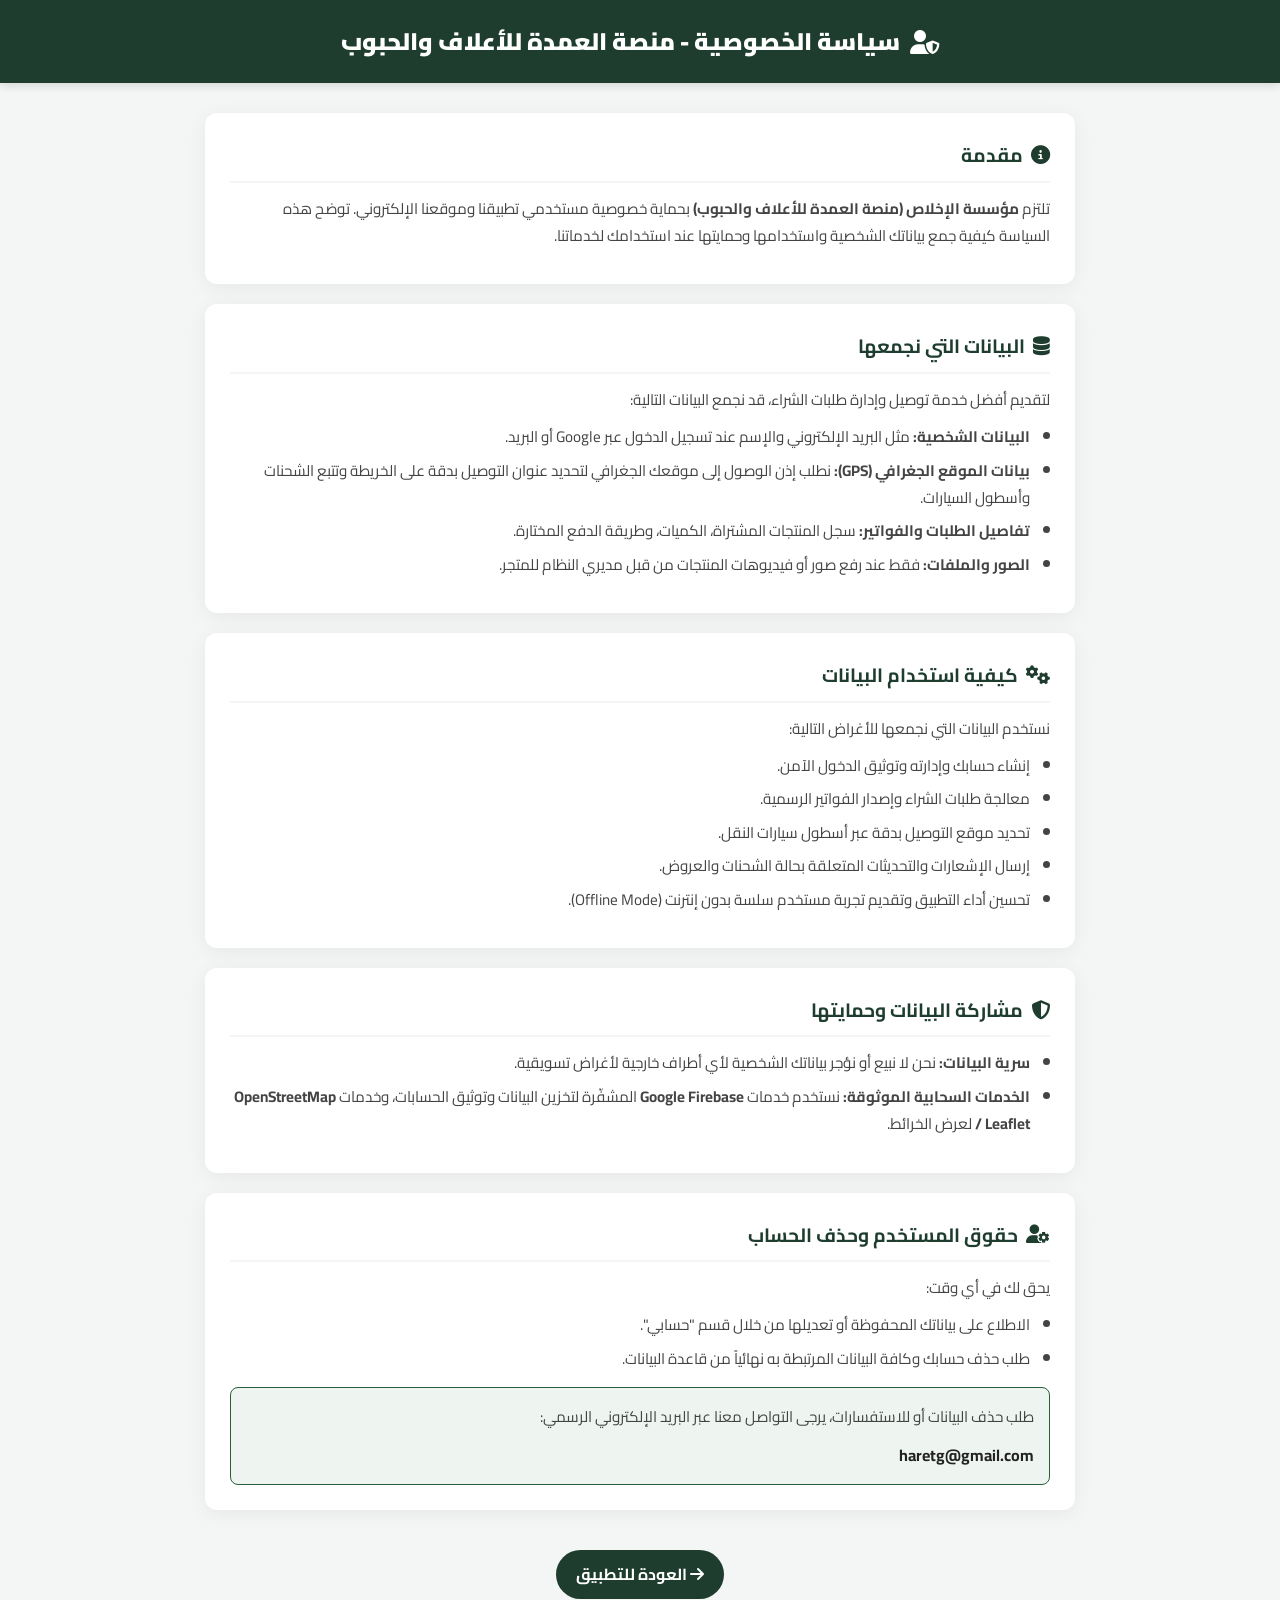
<file: privacy-policy.html>
<!DOCTYPE html>
<html lang="ar" dir="rtl">
<head>
    <meta charset="UTF-8">
    <meta name="viewport" content="width=device-width, initial-scale=1.0">
    <title>سياسة الخصوصية - منصة العمدة للأعلاف والحبوب</title>
    <link href="https://fonts.googleapis.com/css2?family=Cairo:wght@400;600;700;900&display=swap" rel="stylesheet">
    <link rel="stylesheet" href="https://cdnjs.cloudflare.com/ajax/libs/font-awesome/6.4.0/css/all.min.css">
    <style>
        :root {
            --primary: #1e3d2f;
            --primary-light: #2c5e3b;
            --accent: #d4a373;
            --bg-main: #f4f6f5;
            --white: #ffffff;
            --text-dark: #222222;
            --text-muted: #666666;
            --radius: 12px;
            --shadow: 0 4px 20px rgba(0,0,0,0.06);
        }

        * {
            box-sizing: border-box;
            margin: 0;
            padding: 0;
            font-family: 'Cairo', sans-serif;
        }

        body {
            background-color: var(--bg-main);
            color: var(--text-dark);
            direction: rtl;
            line-height: 1.8;
            padding-bottom: 40px;
        }

        .header-bar {
            background: var(--primary);
            color: var(--white);
            padding: 20px 15px;
            text-align: center;
            box-shadow: 0 2px 10px rgba(0,0,0,0.15);
        }

        .header-bar h1 {
            font-size: 1.5rem;
            font-weight: 900;
            display: flex;
            align-items: center;
            justify-content: center;
            gap: 10px;
        }

        .container {
            max-width: 900px;
            margin: 30px auto;
            padding: 0 15px;
        }

        .policy-card {
            background: var(--white);
            border-radius: var(--radius);
            padding: 25px;
            box-shadow: var(--shadow);
            margin-bottom: 20px;
        }

        .policy-card h2 {
            color: var(--primary);
            font-size: 1.2rem;
            margin-bottom: 12px;
            display: flex;
            align-items: center;
            gap: 8px;
            border-bottom: 2px solid var(--bg-main);
            padding-bottom: 8px;
        }

        .policy-card p, .policy-card ul {
            font-size: 0.95rem;
            color: #444;
            margin-bottom: 10px;
        }

        .policy-card ul {
            padding-right: 20px;
        }

        .policy-card li {
            margin-bottom: 6px;
        }

        .contact-box {
            background: #eef5f1;
            border: 1px solid var(--primary-light);
            border-radius: 8px;
            padding: 15px;
            margin-top: 15px;
        }

        .btn-back {
            display: inline-block;
            background: var(--primary);
            color: var(--white);
            text-decoration: none;
            padding: 10px 20px;
            border-radius: 30px;
            font-weight: bold;
            margin-top: 20px;
            transition: 0.3s;
        }

        .btn-back:hover {
            background: var(--primary-light);
        }
    </style>
</head>
<body>

    <header class="header-bar">
        <h1>
            <i class="fa-solid fa-user-shield"></i>
            سياسة الخصوصية - منصة العمدة للأعلاف والحبوب
        </h1>
    </header>

    <div class="container">
        
        <div class="policy-card">
            <h2><i class="fa-solid fa-circle-info"></i> مقدمة</h2>
            <p>تلتزم <strong>مؤسسة الإخلاص (منصة العمدة للأعلاف والحبوب)</strong> بحماية خصوصية مستخدمي تطبيقنا وموقعنا الإلكتروني. توضح هذه السياسة كيفية جمع بياناتك الشخصية واستخدامها وحمايتها عند استخدامك لخدماتنا.</p>
        </div>

        <div class="policy-card">
            <h2><i class="fa-solid fa-database"></i> البيانات التي نجمعها</h2>
            <p>لتقديم أفضل خدمة توصيل وإدارة طلبات الشراء، قد نجمع البيانات التالية:</p>
            <ul>
                <li><strong>البيانات الشخصية:</strong> مثل البريد الإلكتروني والإسم عند تسجيل الدخول عبر Google أو البريد.</li>
                <li><strong>بيانات الموقع الجغرافي (GPS):</strong> نطلب إذن الوصول إلى موقعك الجغرافي لتحديد عنوان التوصيل بدقة على الخريطة وتتبع الشحنات وأسطول السيارات.</li>
                <li><strong>تفاصيل الطلبات والفواتير:</strong> سجل المنتجات المشتراة، الكميات، وطريقة الدفع المختارة.</li>
                <li><strong>الصور والملفات:</strong> فقط عند رفع صور أو فيديوهات المنتجات من قبل مديري النظام للمتجر.</li>
            </ul>
        </div>

        <div class="policy-card">
            <h2><i class="fa-solid fa-gears"></i> كيفية استخدام البيانات</h2>
            <p>نستخدم البيانات التي نجمعها للأغراض التالية:</p>
            <ul>
                <li>إنشاء حسابك وإدارته وتوثيق الدخول الآمن.</li>
                <li>معالجة طلبات الشراء وإصدار الفواتير الرسمية.</li>
                <li>تحديد موقع التوصيل بدقة عبر أسطول سيارات النقل.</li>
                <li>إرسال الإشعارات والتحديثات المتعلقة بحالة الشحنات والعروض.</li>
                <li>تحسين أداء التطبيق وتقديم تجربة مستخدم سلسة بدون إنترنت (Offline Mode).</li>
            </ul>
        </div>

        <div class="policy-card">
            <h2><i class="fa-solid fa-shield-halved"></i> مشاركة البيانات وحمايتها</h2>
            <ul>
                <li><strong>سرية البيانات:</strong> نحن لا نبيع أو نؤجر بياناتك الشخصية لأي أطراف خارجية لأغراض تسويقية.</li>
                <li><strong>الخدمات السحابية الموثوقة:</strong> نستخدم خدمات <strong>Google Firebase</strong> المشفّرة لتخزين البيانات وتوثيق الحسابات، وخدمات <strong>OpenStreetMap / Leaflet</strong> لعرض الخرائط.</li>
            </ul>
        </div>

        <div class="policy-card">
            <h2><i class="fa-solid fa-user-gear"></i> حقوق المستخدم وحذف الحساب</h2>
            <p>يحق لك في أي وقت:</p>
            <ul>
                <li>الاطلاع على بياناتك المحفوظة أو تعديلها من خلال قسم "حسابي".</li>
                <li>طلب حذف حسابك وكافة البيانات المرتبطة به نهائياً من قاعدة البيانات.</li>
            </ul>
            <div class="contact-box">
                <p>طلب حذف البيانات أو للاستفسارات، يرجى التواصل معنا عبر البريد الإلكتروني الرسمي:</p>
                <strong>haretg@gmail.com</strong>
            </div>
        </div>

        <div style="text-align: center;">
            <a href="index.html" class="btn-back"><i class="fa-solid fa-arrow-right"></i> العودة للتطبيق</a>
        </div>

    </div>

</body>
</html>
</file>
